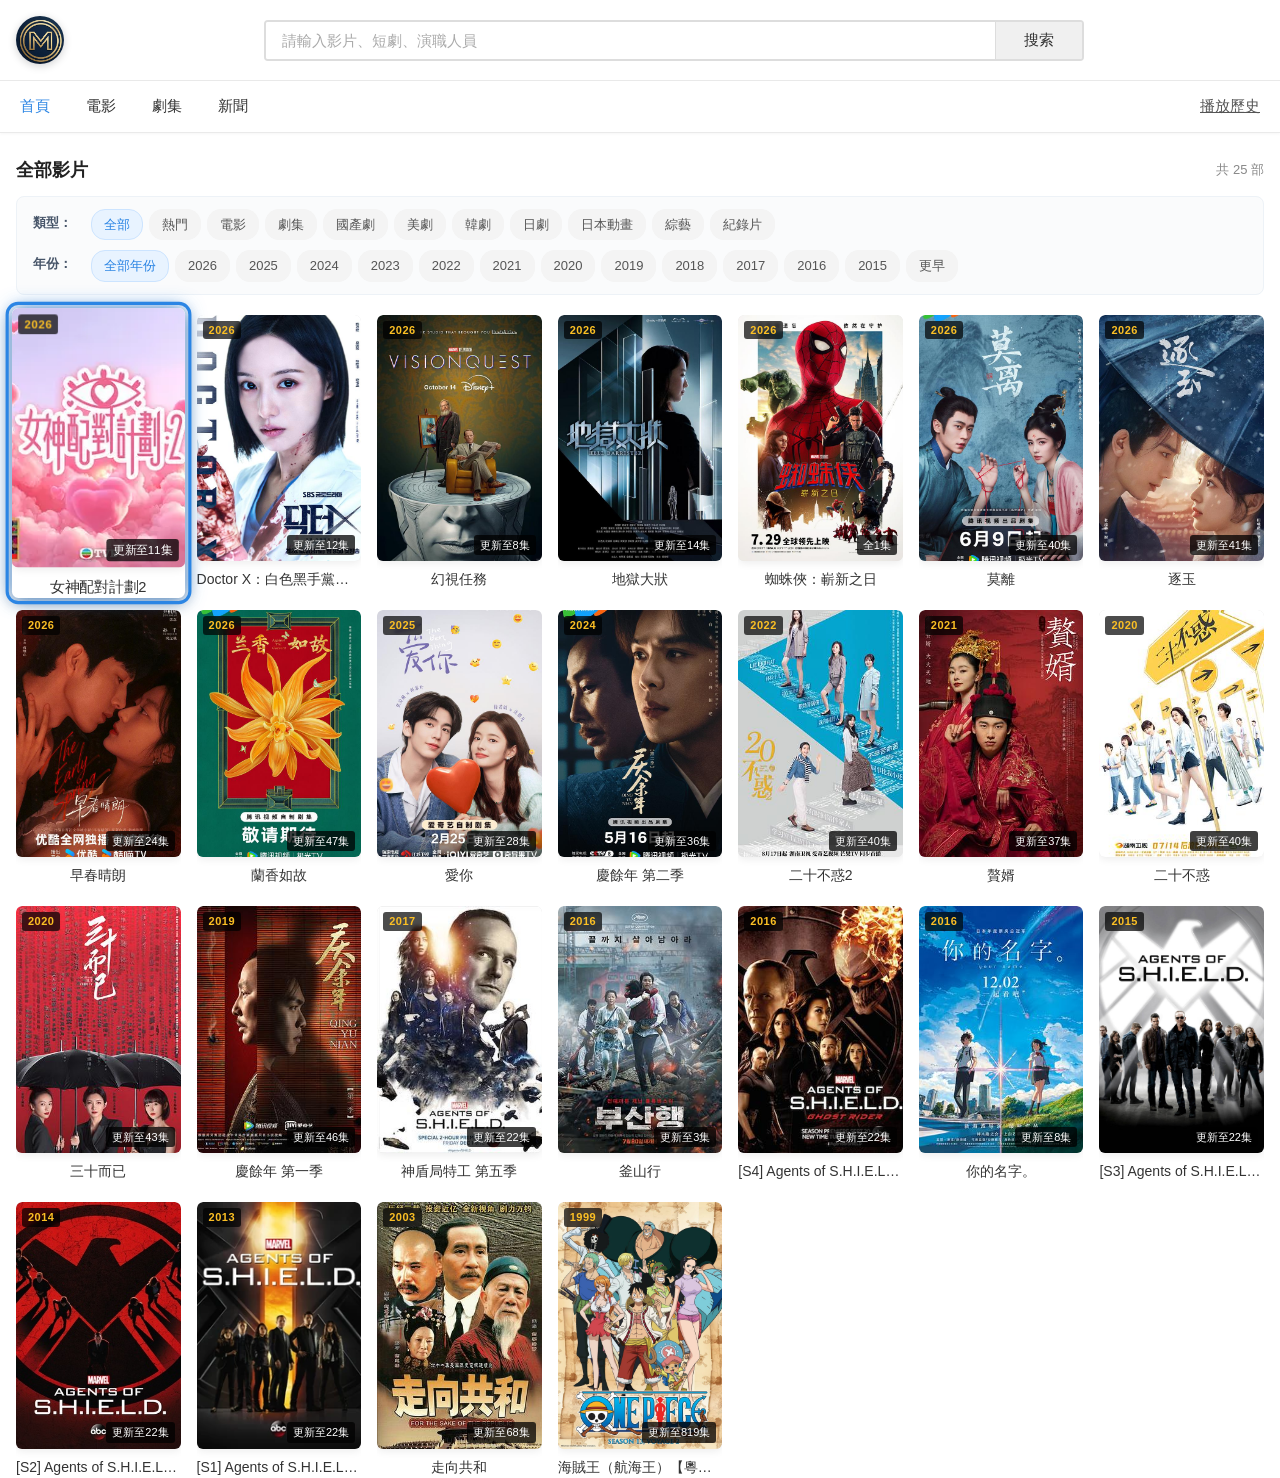
<file: index.html>
<!DOCTYPE html>
<html lang="zh-Hant">
<head>
  <meta charset="UTF-8">
  <meta name="viewport" content="width=device-width, initial-scale=1.0">
  <meta name="referrer" content="no-referrer">
  <title>影片串流媒體 - 在線點播與觀看</title>
  <link rel="icon" href="favicon.ico" type="image/x-icon">
  <link rel="shortcut icon" href="favicon.ico" type="image/x-icon">
  <link rel="apple-touch-icon" href="img/logo-192.png">
  <link rel="manifest" href="manifest.json">
  <link rel="stylesheet" href="css/style.css">
</head>
<body>

  <!-- Top Header with Logo and Search -->
  <header class="site-header">
    <div class="container">
      <div class="header-top">
        <a href="index.html" class="brand-logo" title="返回首頁"></a>
        <div class="search-box-wrap">
          <form id="searchForm" class="search-form">
            <input type="text" id="searchInput" class="search-input" placeholder="請輸入影片、短劇、演職人員" autocomplete="off">
            <button type="submit" class="search-btn">搜索</button>
          </form>
        </div>
      </div>
    </div>
  </header>

  <!-- Sub Navigation Bar -->
  <nav class="sub-nav">
    <div class="container">
      <ul class="nav-links">
        <li class="active"><a href="javascript:void(0)" onclick="filterCategory('all', this)">首頁</a></li>
        <li><a href="javascript:void(0)" onclick="filterCategory('電影', this)">電影</a></li>
        <li><a href="javascript:void(0)" onclick="filterCategory('劇集', this)">劇集</a></li>
        <li><a href="javascript:void(0)" onclick="filterCategory('新聞', this)">新聞</a></li>
        <li class="nav-right">
          <a href="history.html" class="nav-history-link">播放歷史</a>
        </li>
      </ul>
    </div>
  </nav>

  <!-- Main Body Content -->
  <main class="container">
    <div class="home-layout">
      
      <!-- Video Grid Section -->
      <section class="main-content">
        <div class="section-header" style="margin-bottom: 12px;">
          <h2 id="currentCategoryTitle" class="section-title">全部影片</h2>
          <span id="videoCountBadge" style="font-size: 13px; color: #888;">共 0 部</span>
        </div>

        <!-- Multi-Dimensional Filter Box (Type & Year) -->
        <div class="filter-panel" style="background: #fafbfc; border: 1px solid #edf2f7; border-radius: 8px; padding: 12px 16px; margin-bottom: 20px;">
          <!-- Type / Subcategory Row -->
          <div class="filter-row" style="display: flex; align-items: flex-start; gap: 10px; margin-bottom: 10px;">
            <span class="filter-label" style="font-size: 13px; font-weight: bold; color: #475569; padding-top: 4px; min-width: 48px;">類型：</span>
            <div id="subcategoryFilterBar" style="display: flex; flex-wrap: wrap; gap: 6px; flex: 1;">
              <!-- Dynamically populated -->
            </div>
          </div>
          <!-- Year Row -->
          <div class="filter-row" style="display: flex; align-items: flex-start; gap: 10px;">
            <span class="filter-label" style="font-size: 13px; font-weight: bold; color: #475569; padding-top: 4px; min-width: 48px;">年份：</span>
            <div id="yearFilterBar" style="display: flex; flex-wrap: wrap; gap: 6px; flex: 1;">
              <!-- Dynamically populated years -->
            </div>
          </div>
        </div>

        <!-- Video Cards Container -->
        <div id="videoGrid" class="video-grid">
          <!-- Dynamically populated or empty state -->
        </div>

        <!-- Day 1 Empty State -->
        <div id="emptyState" class="empty-state" style="display: none;">
          <svg viewBox="0 0 24 24" fill="none" stroke="currentColor" stroke-width="1.5">
            <path stroke-linecap="round" stroke-linejoin="round" d="m15.75 10.5 4.72-4.72a.75.75 0 0 1 1.28.53v11.38a.75.75 0 0 1-1.28.53l-4.72-4.72M4.5 18.75h9a2.25 2.25 0 0 0 2.25-2.25v-9a2.25 2.25 0 0 0-2.25-2.25h-9A2.25 2.25 0 0 0 2.25 7.5v9a2.25 2.25 0 0 0 2.25 2.25Z" />
          </svg>
          <h3>暫無影片</h3>
          <p>當前影片庫暫無影片，最新影視資源正在更新中，敬請期待！</p>
        </div>
      </section>

    </div>
  </main>

  <script src="js/app.js"></script>
  <script>
    // Register Service Worker for PWA Store Readiness
    if ('serviceWorker' in navigator) {
      window.addEventListener('load', () => {
        navigator.serviceWorker.register('./sw.js').then((reg) => {
          console.log('ServiceWorker registered with scope:', reg.scope);
        }).catch((err) => {
          console.warn('ServiceWorker registration error:', err);
        });
      });
    }

    let allVideos = [];
    let currentCategory = 'all';
    let currentTag = '全部';
    let currentYear = '全部年份';
    let searchQuery = '';

    const SUBCATEGORIES = {
      "劇集": ["全部", "國產劇", "美劇", "英劇", "韓劇", "日劇", "港劇", "日本動畫", "綜藝", "紀錄片"],
      "電影": ["全部", "最新", "經典", "華語", "歐美", "韓國", "日本", "動作", "喜劇", "愛情", "科幻", "懸疑", "恐怖"],
      "新聞": ["全部", "CTV Vancouver", "Vancouver at Six", "CityNews", "本地新聞", "加國新聞"]
    };

    const YEARS = [
      "全部年份", "2026", "2025", "2024", "2023", "2022", "2021",
      "2020", "2019", "2018", "2017", "2016", "2015", "更早"
    ];

    document.addEventListener('DOMContentLoaded', async () => {
      initCommonHeader('home');
      
      // Check query param for category
      const urlCat = getUrlParam('cat');
      if (urlCat) {
        if (urlCat.includes('電影')) {
          currentCategory = '電影';
        } else if (urlCat.includes('劇')) {
          currentCategory = '劇集';
        } else if (urlCat.includes('新聞') || urlCat.toLowerCase().includes('news')) {
          currentCategory = '新聞';
        }
        updateNavActive();
      }

      // Check query param for search
      const urlQ = getUrlParam('q');
      if (urlQ) {
        document.getElementById('searchInput').value = urlQ;
        searchQuery = urlQ;
      }

      renderCategorySubFilterUI();
      renderYearFilterUI();
      await refreshVideoList();

      // Auto-refresh library when returning to app on TV Box or switching back to tab
      document.addEventListener('visibilitychange', () => {
        if (document.visibilityState === 'visible') {
          refreshVideoList();
        }
      });
    });

    function updateNavActive() {
      const lis = document.querySelectorAll('.nav-links li');
      lis.forEach(li => {
        const txt = li.textContent.trim();
        if (currentCategory === 'all' && txt === '首頁') li.classList.add('active');
        else if (currentCategory === '電影' && txt === '電影') li.classList.add('active');
        else if (currentCategory === '劇集' && txt === '劇集') li.classList.add('active');
        else if (currentCategory === '新聞' && txt === '新聞') li.classList.add('active');
        else li.classList.remove('active');
      });
      document.getElementById('currentCategoryTitle').textContent = currentCategory === 'all' ? '全部影片' : currentCategory;
    }

    async function refreshVideoList() {
      allVideos = await loadVideos();
      renderFilteredVideos();
    }

    function getVideoYear(v) {
      if (!v) return 0;
      const yStr = String((v.details && v.details.year) || v.year || '').trim();
      const m = yStr.match(/\d{4}/);
      return m ? parseInt(m[0], 10) : 0;
    }

    function renderFilteredVideos() {
      const grid = document.getElementById('videoGrid');
      const emptyState = document.getElementById('emptyState');
      const badge = document.getElementById('videoCountBadge');

      let filtered = allVideos.slice();

      // Category filter
      if (currentCategory !== 'all') {
        filtered = filtered.filter(v => (v.category || '').includes(currentCategory));
      } else {
        // 首頁主選單隱藏「新聞」分類，新聞僅在進入專屬「新聞」分類時顯示
        filtered = filtered.filter(v => (v.category || '') !== '新聞');
      }

      // Tag / Subcategory filter
      if (currentTag !== '全部') {
        filtered = filtered.filter(v => {
          const sub = v.subcategory || '';
          const tags = Array.isArray(v.tags) ? v.tags.join(' ') : '';
          const detailsStr = v.details ? Object.values(v.details).join(' ') : '';
          const fullMeta = `${sub} ${tags} ${detailsStr} ${v.title} ${v.category || ''}`;
          return fullMeta.includes(currentTag);
        });
      }

      // Year filter
      if (currentYear !== '全部年份') {
        filtered = filtered.filter(v => {
          const y = String((v.details && v.details.year) || v.year || '').trim();
          if (!y) return false;
          if (currentYear === '更早') {
            const m = y.match(/\d{4}/);
            return m ? parseInt(m[0], 10) < 2015 : false;
          }
          return y.includes(currentYear);
        });
      }

      // Search filter
      if (searchQuery.trim()) {
        const q = searchQuery.toLowerCase().trim();
        filtered = filtered.filter(v => {
          const title = (v.title || '').toLowerCase();
          const actors = (v.details && v.details.actors ? v.details.actors : '').toLowerCase();
          const alias = (v.details && v.details.alias ? v.details.alias : '').toLowerCase();
          return title.includes(q) || actors.includes(q) || alias.includes(q);
        });
      }

      // Sort by year of production descending (newest production year first)
      filtered.sort((a, b) => {
        const yearA = getVideoYear(a);
        const yearB = getVideoYear(b);
        if (yearB !== yearA) {
          return yearB - yearA; // Higher year first (e.g. 2026 before 2025)
        }
        // Tie-breaker: updatedAt descending (newest updated/added first)
        const timeA = a.updatedAt ? new Date(a.updatedAt).getTime() : 0;
        const timeB = b.updatedAt ? new Date(b.updatedAt).getTime() : 0;
        if (timeB !== timeA) {
          return timeB - timeA;
        }
        return (parseInt(b.id, 10) || 0) - (parseInt(a.id, 10) || 0);
      });

      badge.textContent = `共 ${filtered.length} 部`;

      if (filtered.length === 0) {
        grid.style.display = 'none';
        emptyState.style.display = 'block';
        if (allVideos.length > 0) {
          emptyState.querySelector('h3').textContent = '未找到匹配的影片';
          emptyState.querySelector('p').textContent = '換個關鍵詞或分類標籤試試吧！';
        } else {
          emptyState.querySelector('h3').textContent = '影片庫暫無影片（Day 1）';
          emptyState.querySelector('p').textContent = '請進入【管理後臺】輸入愛看機器人連結添加影片，或者點擊體驗演示影片。';
        }
        return;
      }

      emptyState.style.display = 'none';
      grid.style.display = 'grid';
      grid.innerHTML = '';

      filtered.forEach(video => {
        const card = document.createElement('a');
        card.className = 'video-card';

        const hist = WatchHistory.get(video.id);
        let href = `play.html?id=${encodeURIComponent(video.id)}`;
        let historyBadge = '';
        if (hist && hist.currentTime > 5) {
          href += `&src=${hist.sourceIndex}&ep=${hist.epIndex}`;
          historyBadge = `<span class="poster-history-badge">看到 ${formatTime(hist.currentTime)}</span>`;
        }
        card.href = href;

        let epBadge = '';
        if (video.sources && video.sources.length > 0) {
          const epCount = video.sources[0].episodes ? video.sources[0].episodes.length : 0;
          epBadge = epCount > 1 ? `更新至${epCount}集` : (epCount === 1 ? '全1集' : '正片');
        }

        const yearVal = getVideoYear(video);
        const yearBadge = yearVal > 0 ? `<span class="poster-year-badge">${yearVal}</span>` : '';
        const posterUrl = video.poster || APP_CONFIG.DEFAULT_FALLBACK_POSTER;

        card.innerHTML = `
          <div class="poster-wrap">
            <img src="${posterUrl}" alt="${video.title}" loading="lazy" referrerpolicy="no-referrer" onerror="this.src='${APP_CONFIG.DEFAULT_FALLBACK_POSTER}'">
            ${yearBadge}
            ${historyBadge ? historyBadge : (epBadge ? `<span class="poster-badge">${epBadge}</span>` : '')}
          </div>
          <div class="video-card-title" title="${video.title}">${video.title}</div>
        `;
        card.setAttribute('tabindex', '0');
        grid.appendChild(card);
      });

      // Auto-focus first video card for immediate TV Box remote control
      if (!document.activeElement || document.activeElement === document.body) {
        setTimeout(() => {
          const firstCard = grid.querySelector('.video-card');
          if (firstCard && typeof TvSpatialNav !== 'undefined') {
            TvSpatialNav.focusElement(firstCard);
          }
        }, 120);
      }
    }

    function renderCategorySubFilterUI() {
      const subcatBar = document.getElementById('subcategoryFilterBar');

      let tagList = [];
      if (currentCategory === '劇集') {
        tagList = SUBCATEGORIES['劇集'];
      } else if (currentCategory === '電影') {
        tagList = SUBCATEGORIES['電影'];
      } else if (currentCategory === '新聞') {
        tagList = SUBCATEGORIES['新聞'];
      } else {
        tagList = ["全部", "熱門", "電影", "劇集", "國產劇", "美劇", "韓劇", "日劇", "日本動畫", "綜藝", "紀錄片"];
      }

      // Render top subcat strip
      if (subcatBar) {
        subcatBar.style.display = 'flex';
        subcatBar.innerHTML = '';
        tagList.forEach(t => {
          const btn = document.createElement('span');
          btn.className = 'tag-pill' + (t === currentTag ? ' active' : '');
          btn.textContent = t;
          btn.style.cursor = 'pointer';
          btn.setAttribute('tabindex', '0');
          btn.setAttribute('role', 'button');
          btn.onclick = () => filterTag(t);
          btn.onkeydown = (e) => {
            if (e.key === 'Enter' || e.keyCode === 13 || e.keyCode === 23 || e.keyCode === 66) {
              filterTag(t);
            }
          };
          subcatBar.appendChild(btn);
        });
      }
    }

    function renderYearFilterUI() {
      const yearBar = document.getElementById('yearFilterBar');
      if (!yearBar) return;
      yearBar.innerHTML = '';
      YEARS.forEach(yr => {
        const btn = document.createElement('span');
        btn.className = 'tag-pill' + (yr === currentYear ? ' active' : '');
        btn.textContent = yr;
        btn.style.cursor = 'pointer';
        btn.setAttribute('tabindex', '0');
        btn.setAttribute('role', 'button');
        btn.onclick = () => filterYear(yr);
        btn.onkeydown = (e) => {
          if (e.key === 'Enter' || e.keyCode === 13 || e.keyCode === 23 || e.keyCode === 66) {
            filterYear(yr);
          }
        };
        yearBar.appendChild(btn);
      });
    }

    function filterYear(yr) {
      currentYear = yr;
      renderYearFilterUI();
      renderFilteredVideos();
    }

    function filterCategory(cat, el) {
      currentCategory = cat;
      currentTag = '全部';
      currentYear = '全部年份';
      updateNavActive();
      renderCategorySubFilterUI();
      renderYearFilterUI();
      renderFilteredVideos();
    }

    function filterTag(tag, el) {
      currentTag = tag;
      renderCategorySubFilterUI();
      renderFilteredVideos();
    }

    window.performSearch = function(query) {
      searchQuery = query;
      renderFilteredVideos();
    };

    // Load Demo Video (from ikanbot 898899 愛你)
    async function loadDemoVideo() {
      const demoVideo = {
        id: "898899",
        title: "愛你",
        poster: "https://img2.doubanio.com/view/photo/m_ratio_poster/public/p2918554091.jpg",
        category: "劇集",
        tags: ["熱門", "國產劇"],
        details: {
          alias: "愛你，是我做過最好的事,愛上你是我做過最好的事",
          year: "2025",
          region: "中國大陸",
          actors: "車亮逸/張凌赫,徐若晗,王宥鈞,唐九洲,黃燦燦"
        },
        sources: [
          {
            name: "線路1 (穩定秒播)",
            episodes: [
              { name: "第1集", url: "https://play.xluuss.com/play/7e52BRqa/index.m3u8" },
              { name: "第2集", url: "https://play.xluuss.com/play/negwR2Ze/index.m3u8" },
              { name: "第3集", url: "https://play.xluuss.com/play/bo2YjNka/index.m3u8" },
              { name: "第4集", url: "https://play.xluuss.com/play/rb231MGe/index.m3u8" },
              { name: "第5集", url: "https://play.xluuss.com/play/rb231Mde/index.m3u8" },
              { name: "第6集", url: "https://play.xluuss.com/play/rb2314Le/index.m3u8" },
              { name: "第7集", url: "https://play.xluuss.com/play/vbm3x3qd/index.m3u8" },
              { name: "第8集", url: "https://play.xluuss.com/play/negwrPje/index.m3u8" }
            ]
          },
          {
            name: "線路2 (備用極速)",
            episodes: [
              { name: "第1集", url: "https://v.gsuus.com/play/Rb41Azgd/index.m3u8" },
              { name: "第2集", url: "https://v.gsuus.com/play/dJ6ZvXDd/index.m3u8" },
              { name: "第3集", url: "https://v.gsuus.com/play/xe7Z6O1b/index.m3u8" },
              { name: "第4集", url: "https://v.gsuus.com/play/6dBRoVva/index.m3u8" }
            ]
          }
        ]
      };

      try {
        // If server is running, save via server
        const res = await fetch('/api/save-video', {
          method: 'POST',
          headers: { 'Content-Type': 'application/json' },
          body: JSON.stringify({ video: demoVideo })
        });
        if (res.ok) {
          alert('演示影片已成功保存到網站！');
          window.location.reload();
          return;
        }
      } catch (e) {
        // Fallback: in-memory / local preview
      }

      allVideos = [demoVideo];
      renderFilteredVideos();
      alert('已加載演示數據！您可以點擊卡片觀看或在管理後臺測試真實連結！');
    }
  </script>
</body>
</html>
</file>
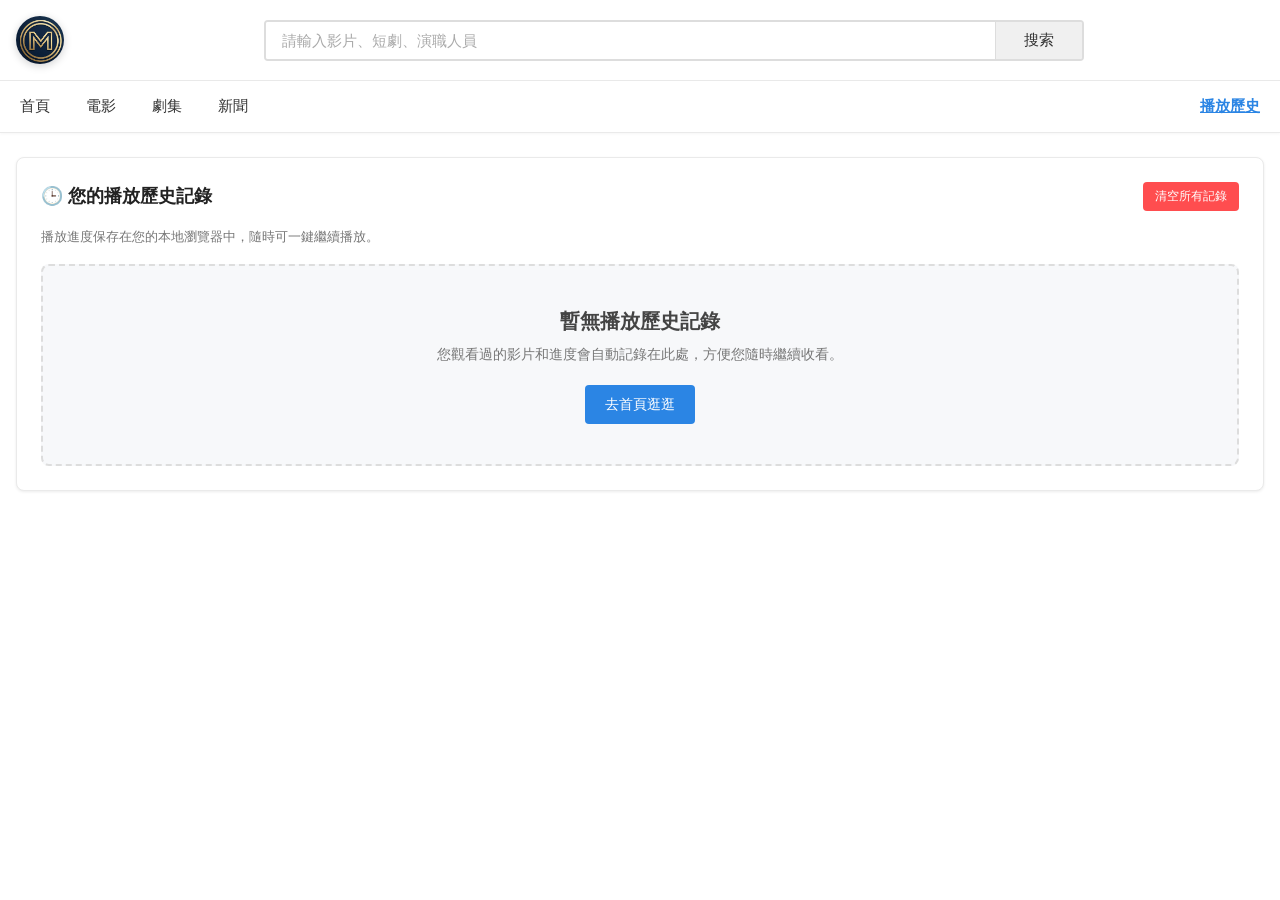
<file: history.html>
<!DOCTYPE html>
<html lang="zh-Hant">
<head>
  <meta charset="UTF-8">
  <meta name="viewport" content="width=device-width, initial-scale=1.0">
  <meta name="referrer" content="no-referrer">
  <title>播放歷史 - 影片串流媒體</title>
  <link rel="icon" href="favicon.ico" type="image/x-icon">
  <link rel="shortcut icon" href="favicon.ico" type="image/x-icon">
  <link rel="apple-touch-icon" href="img/logo-192.png">
  <link rel="manifest" href="manifest.json">
  <link rel="stylesheet" href="css/style.css">
</head>
<body>

  <!-- Top Header with Logo and Search -->
  <header class="site-header">
    <div class="container">
      <div class="header-top">
        <a href="index.html" class="brand-logo" title="返回首頁"></a>
        <div class="search-box-wrap">
          <form id="searchForm" class="search-form">
            <input type="text" id="searchInput" class="search-input" placeholder="請輸入影片、短劇、演職人員" autocomplete="off">
            <button type="submit" class="search-btn">搜索</button>
          </form>
        </div>
      </div>
    </div>
  </header>

  <!-- Sub Navigation Bar -->
  <nav class="sub-nav">
    <div class="container">
      <ul class="nav-links">
        <li><a href="index.html">首頁</a></li>
        <li><a href="index.html?cat=電影">電影</a></li>
        <li><a href="index.html?cat=劇集">劇集</a></li>
        <li><a href="index.html?cat=新聞">新聞</a></li>
        <li class="nav-right">
          <a href="history.html" class="nav-history-link" style="color: var(--primary-color); font-weight: bold;">播放歷史</a>
        </li>
      </ul>
    </div>
  </nav>

  <!-- Main Content -->
  <main class="container">
    <div class="admin-card">
      <div style="display: flex; justify-content: space-between; align-items: center; margin-bottom: 16px;">
        <h2 class="admin-card-title" style="margin-bottom: 0;">🕒 您的播放歷史記錄</h2>
        <button onclick="clearAllHistory()" class="btn-danger">清空所有記錄</button>
      </div>
      <p class="admin-card-subtitle">播放進度保存在您的本地瀏覽器中，隨時可一鍵繼續播放。</p>

      <div id="historyListContainer">
        <!-- Rendered history table -->
      </div>
    </div>
  </main>

  <script src="js/app.js"></script>
  <script>
    if ('serviceWorker' in navigator) {
      window.addEventListener('load', () => {
        navigator.serviceWorker.register('./sw.js').catch(() => {});
      });
    }

    document.addEventListener('DOMContentLoaded', () => {
      initCommonHeader('history');
      renderHistory();
    });

    function renderHistory() {
      const container = document.getElementById('historyListContainer');
      const list = WatchHistory.getAll();

      if (!list || list.length === 0) {
        container.innerHTML = `
          <div class="empty-state" style="padding: 40px 20px;">
            <h3>暫無播放歷史記錄</h3>
            <p>您觀看過的影片和進度會自動記錄在此處，方便您隨時繼續收看。</p>
            <a href="index.html" class="btn-primary">去首頁逛逛</a>
          </div>
        `;
        return;
      }

      let html = `
        <table class="history-table">
          <thead>
            <tr>
              <th style="width: 80px;">海報</th>
              <th>影片名稱</th>
              <th>上次觀看集數</th>
              <th>播放進度</th>
              <th>觀看時間</th>
              <th style="width: 140px;">操作</th>
            </tr>
          </thead>
          <tbody>
      `;

      list.forEach(item => {
        const timeStr = `${formatTime(item.currentTime)} / ${formatTime(item.duration)}`;
        const dateStr = item.updatedAt ? new Date(item.updatedAt).toLocaleString() : '-';
        const posterUrl = item.poster || APP_CONFIG.DEFAULT_FALLBACK_POSTER;

        html += `
          <tr>
            <td>
              <img src="${posterUrl}" style="width: 50px; height: 70px; object-fit: cover; border-radius: 4px;" onerror="this.src=APP_CONFIG.DEFAULT_FALLBACK_POSTER">
            </td>
            <td>
              <strong>${item.title}</strong>
              <div style="font-size: 12px; color: #888;">${item.category || '劇集'} · ${item.sourceName || '線路'}</div>
            </td>
            <td><span style="background: #eef5fe; color: #2b85e4; padding: 2px 8px; border-radius: 4px; font-size: 13px;">${item.epName || '第1集'}</span></td>
            <td>${timeStr}</td>
            <td style="font-size: 13px; color: #777;">${dateStr}</td>
            <td>
              <a href="play.html?id=${encodeURIComponent(item.id)}&src=${item.sourceIndex}&ep=${item.epIndex}" class="btn-primary" style="padding: 4px 10px; font-size: 12px; margin-right: 6px;">繼續播放</a>
              <button onclick="removeHistory('${item.id}')" class="btn-secondary" style="padding: 4px 8px; font-size: 12px;">刪除</button>
            </td>
          </tr>
        `;
      });

      html += '</tbody></table>';
      container.innerHTML = html;
    }

    function removeHistory(id) {
      WatchHistory.remove(id);
      renderHistory();
    }

    function clearAllHistory() {
      if (confirm('確定要清空所有的觀看歷史記錄嗎？')) {
        WatchHistory.clear();
        renderHistory();
      }
    }
  </script>
</body>
</html>
</file>
<file: css/style.css>
/* ==========================================================================
   Video Streaming Application - Modern Responsive Stylesheet
   Matches iKanbot Layout & Experience
   ========================================================================== */

:root {
  --primary-color: #2b85e4;
  --primary-hover: #1b6ac2;
  --accent-green: #38b000;
  --accent-hover: #2d8c00;
  --text-main: #333333;
  --text-muted: #777777;
  --text-light: #999999;
  --bg-main: #ffffff;
  --bg-secondary: #f7f8fa;
  --border-color: #eaeaea;
  --border-active: #2b85e4;
  --shadow-sm: 0 1px 3px rgba(0,0,0,0.08);
  --shadow-md: 0 4px 12px rgba(0,0,0,0.08);
  --radius-sm: 4px;
  --radius-md: 8px;
  --radius-lg: 12px;
  --font-family: -apple-system, BlinkMacSystemFont, "Segoe UI", Roboto, "Helvetica Neue", Arial, "PingFang TC", "Microsoft JhengHei", "微軟正黑體", "PingFang SC", "Microsoft YaHei", sans-serif;
}

* {
  box-sizing: border-box;
  margin: 0;
  padding: 0;
}

body {
  font-family: var(--font-family);
  background-color: var(--bg-main);
  color: var(--text-main);
  line-height: 1.5;
  -webkit-font-smoothing: antialiased;
}

a {
  color: inherit;
  text-decoration: none;
  transition: color 0.2s;
}

a:hover {
  color: var(--primary-color);
}

.container {
  max-width: 1280px;
  margin: 0 auto;
  padding: 0 16px;
}

/* ==========================================================================
   Top Header & Search Bar
   ========================================================================== */
.site-header {
  border-bottom: 1px solid var(--border-color);
  background: #fff;
  padding: 16px 0;
}

.header-top {
  display: flex;
  align-items: center;
  gap: 20px;
}

.brand-logo {
  display: flex;
  align-items: center;
  gap: 8px;
  flex-shrink: 0;
  cursor: pointer;
  user-select: none;
}

.brand-logo img, .site-logo-img {
  width: 48px;
  height: 48px;
  border-radius: 50%;
  object-fit: cover;
  display: block;
  box-shadow: 0 2px 8px rgba(0,0,0,0.18);
  transition: transform 0.2s ease, box-shadow 0.2s ease;
}

.brand-logo:hover img, .brand-logo:hover .site-logo-img {
  transform: scale(1.08);
  box-shadow: 0 4px 14px rgba(43, 133, 228, 0.4);
}

.site-logo-img.spinning, .brand-logo:active img {
  animation: logo-spin 0.6s cubic-bezier(0.4, 0, 0.2, 1);
}

@keyframes logo-spin {
  0% { transform: rotate(0deg) scale(1); }
  50% { transform: rotate(180deg) scale(0.92); }
  100% { transform: rotate(360deg) scale(1); }
}

/* TV Box / Remote Focus Highlight */
:focus-visible, .tv-focused,
.video-card:focus, .tag-pill:focus, .episode-btn:focus,
.btn-primary:focus, .btn-secondary:focus, .btn-outline:focus,
.speed-badge:focus {
  outline: 3px solid #2b85e4 !important;
  outline-offset: 3px !important;
  box-shadow: 0 0 18px rgba(43, 133, 228, 0.8), 0 4px 16px rgba(0, 0, 0, 0.35) !important;
  transform: scale(1.05);
  z-index: 20;
  transition: transform 0.15s ease, box-shadow 0.15s ease, outline 0.15s ease;
}

.player-wrapper:focus, .player-wrapper.tv-focused {
  outline: 4px solid #2b85e4 !important;
  outline-offset: 2px !important;
  box-shadow: 0 0 24px rgba(43, 133, 228, 0.85) !important;
  transform: none !important;
}

/* TV Video Player OSD Toast for Remote Seek & Pause */
.tv-player-toast {
  position: absolute;
  top: 50%;
  left: 50%;
  transform: translate(-50%, -50%);
  background: rgba(15, 23, 42, 0.88);
  color: #fff;
  padding: 14px 28px;
  border-radius: 10px;
  font-size: 18px;
  font-weight: bold;
  letter-spacing: 1px;
  display: flex;
  align-items: center;
  gap: 12px;
  pointer-events: none;
  z-index: 35;
  opacity: 0;
  transition: opacity 0.2s ease, transform 0.2s ease;
  box-shadow: 0 10px 30px rgba(0, 0, 0, 0.7);
  border: 1px solid rgba(255, 255, 255, 0.25);
  backdrop-filter: blur(8px);
}
.tv-player-toast.show {
  opacity: 1;
  transform: translate(-50%, -50%) scale(1.02);
}


.search-box-wrap {
  flex: 1;
  display: flex;
  justify-content: center;
}

.search-form {
  display: flex;
  width: 100%;
  max-width: 820px;
  border: 2px solid #ddd;
  border-radius: var(--radius-sm);
  overflow: hidden;
  background: #fff;
  transition: border-color 0.2s;
}

.search-form:focus-within {
  border-color: #666;
}

.search-input {
  flex: 1;
  border: none;
  padding: 10px 16px;
  font-size: 15px;
  outline: none;
  color: #333;
}

.search-input::placeholder {
  color: #aaa;
}

.search-btn {
  background: #f0f0f0;
  border: none;
  border-left: 1px solid #ddd;
  padding: 0 28px;
  font-size: 15px;
  font-weight: 500;
  color: #333;
  cursor: pointer;
  transition: background 0.2s;
}

.search-btn:hover {
  background: #e4e4e4;
}

/* Sub-navbar */
.sub-nav {
  border-bottom: 1px solid var(--border-color);
  box-shadow: 0 1px 3px rgba(0, 0, 0, 0.04);
  background: #fff;
  padding: 8px 0;
  margin-bottom: 24px;
}

.nav-links {
  display: flex;
  align-items: center;
  list-style: none;
  gap: 28px;
  font-size: 15px;
  font-weight: 500;
}

.nav-links li a {
  padding: 6px 4px;
  display: block;
}

.nav-links li.active a,
.nav-links li a:hover {
  color: var(--primary-color);
}

.nav-right {
  margin-left: auto;
  display: flex;
  align-items: center;
  gap: 20px;
}

.nav-history-link {
  text-decoration: underline;
  color: #555;
}

.nav-admin-btn {
  background: var(--primary-color);
  color: #fff !important;
  padding: 5px 12px !important;
  border-radius: var(--radius-sm);
  font-size: 13px;
  display: inline-flex;
  align-items: center;
  gap: 4px;
}

.nav-admin-btn:hover {
  background: var(--primary-hover);
}

/* ==========================================================================
   Main Grid Layout (Homepage)
   ========================================================================== */
.home-layout {
  display: flex;
  gap: 32px;
}

.main-content {
  flex: 1;
  min-width: 0;
}

.sidebar-content {
  width: 280px;
  flex-shrink: 0;
}

.section-header {
  display: flex;
  justify-content: space-between;
  align-items: center;
  margin-bottom: 16px;
}

.section-title {
  font-size: 18px;
  font-weight: bold;
  color: #222;
}

/* Video Grid */
.video-grid {
  display: grid;
  grid-template-columns: repeat(auto-fill, minmax(140px, 1fr));
  gap: 20px 16px;
}

@media (min-width: 992px) {
  .video-grid {
    grid-template-columns: repeat(6, 1fr);
  }
}

@media (min-width: 1200px) {
  .video-grid {
    grid-template-columns: repeat(7, 1fr);
  }
}

.video-card {
  display: flex;
  flex-direction: column;
  cursor: pointer;
  transition: transform 0.2s, box-shadow 0.2s;
  border-radius: 6px;
  overflow: hidden;
  text-decoration: none;
}

.video-card:hover {
  transform: translateY(-4px);
}

.poster-wrap {
  position: relative;
  width: 100%;
  aspect-ratio: 2 / 3;
  background-color: #eaeaea;
  border-radius: 6px;
  overflow: hidden;
  box-shadow: 0 2px 8px rgba(0, 0, 0, 0.08);
}

.poster-wrap img {
  width: 100%;
  height: 100%;
  object-fit: cover;
  transition: transform 0.3s;
}

.video-card:hover .poster-wrap img {
  transform: scale(1.04);
}

.poster-year-badge {
  position: absolute;
  left: 6px;
  top: 6px;
  background: rgba(0, 0, 0, 0.7);
  color: #fbbf24;
  font-size: 11px;
  font-weight: 600;
  padding: 1px 6px;
  border-radius: 3px;
  backdrop-filter: blur(2px);
  letter-spacing: 0.5px;
  z-index: 1;
}

.poster-badge {
  position: absolute;
  right: 6px;
  bottom: 6px;
  background: rgba(0, 0, 0, 0.75);
  color: #fff;
  font-size: 11px;
  padding: 2px 6px;
  border-radius: 3px;
  z-index: 1;
}

.poster-history-badge {
  position: absolute;
  right: 6px;
  bottom: 6px;
  background: rgba(43, 133, 228, 0.92);
  color: #fff;
  font-size: 11px;
  font-weight: bold;
  padding: 2px 6px;
  border-radius: 3px;
  z-index: 1;
  box-shadow: 0 2px 6px rgba(0, 0, 0, 0.3);
}


.video-card-title {
  font-size: 14px;
  color: #333;
  margin-top: 8px;
  text-align: center;
  white-space: nowrap;
  overflow: hidden;
  text-overflow: ellipsis;
  font-weight: 500;
}

.video-card:hover .video-card-title {
  color: var(--primary-color);
}

/* Sidebar Tags */
.sidebar-box {
  background: #fff;
  border: 1px solid var(--border-color);
  border-radius: var(--radius-md);
  padding: 16px;
  margin-bottom: 20px;
}

.sidebar-title {
  font-size: 16px;
  font-weight: bold;
  margin-bottom: 12px;
  color: #222;
}

.tag-cloud {
  display: flex;
  flex-wrap: wrap;
  gap: 10px;
}

.tag-pill {
  font-size: 13px;
  padding: 5px 12px;
  border-radius: 14px;
  background: #f4f4f4;
  color: #555;
  cursor: pointer;
  transition: all 0.2s;
  border: 1px solid transparent;
}

.tag-pill:hover,
.tag-pill.active {
  background: #e8f3ff;
  color: var(--primary-color);
  border-color: #cce4ff;
  font-weight: 500;
}

/* Empty State */
.empty-state {
  text-align: center;
  padding: 60px 20px;
  background: var(--bg-secondary);
  border-radius: var(--radius-md);
  border: 2px dashed #ddd;
}

.empty-state svg {
  width: 72px;
  height: 72px;
  stroke: #aaa;
  margin-bottom: 16px;
}

.empty-state h3 {
  font-size: 20px;
  color: #444;
  margin-bottom: 8px;
}

.empty-state p {
  color: var(--text-muted);
  font-size: 14px;
  max-width: 480px;
  margin: 0 auto 20px auto;
}

.btn-primary {
  background: var(--primary-color);
  color: #fff;
  padding: 9px 20px;
  border: none;
  border-radius: var(--radius-sm);
  font-size: 14px;
  cursor: pointer;
  text-decoration: none;
  display: inline-block;
  font-weight: 500;
  transition: background 0.2s;
}

.btn-primary:hover {
  background: var(--primary-hover);
  color: #fff;
}

.btn-secondary {
  background: #f0f0f0;
  color: #333;
  padding: 8px 16px;
  border: 1px solid #ddd;
  border-radius: var(--radius-sm);
  font-size: 13px;
  cursor: pointer;
  transition: background 0.2s;
}

.btn-secondary:hover {
  background: #e4e4e4;
}

.btn-outline {
  background: transparent;
  color: var(--primary-color);
  border: 1px solid var(--primary-color);
  padding: 7px 15px;
  border-radius: var(--radius-sm);
  font-size: 13px;
  cursor: pointer;
  transition: all 0.2s;
}

.btn-outline:hover {
  background: var(--primary-color);
  color: #fff;
}

.btn-danger {
  background: #ff4d4f;
  color: #fff;
  border: none;
  padding: 6px 12px;
  border-radius: var(--radius-sm);
  font-size: 12px;
  cursor: pointer;
}

.btn-danger:hover {
  background: #d9363e;
}

/* ==========================================================================
   Video Play Page Layout
   ========================================================================== */
.warning-banner {
  background: #111;
  color: #e0e0e0;
  padding: 10px 16px;
  font-size: 13px;
  border-radius: 4px;
  margin-bottom: 12px;
}

.warning-banner strong {
  color: #ffcc00;
}

.player-wrapper {
  position: relative;
  width: 100%;
  aspect-ratio: 16 / 9;
  background: #000;
  border-radius: var(--radius-sm);
  overflow: hidden;
  box-shadow: 0 4px 16px rgba(0, 0, 0, 0.2);
  margin-bottom: 16px;
  transition: min-height 0.3s ease, height 0.3s ease;
}

.player-wrapper.is-embed-mode {
  aspect-ratio: auto;
  min-height: 520px;
  height: 68vh;
  max-height: 85vh;
  background: #111;
}

.player-wrapper video,
.player-wrapper iframe {
  width: 100%;
  height: 100%;
  object-fit: contain;
  background: #000;
  border: none;
}

.player-wrapper.is-embed-mode iframe {
  transform-origin: 0 0;
  transition: transform 0.2s ease, width 0.2s ease, height 0.2s ease;
}

/* Player Top Floating Bar (Brightness & Fullscreen) */
.player-top-floating-bar {
  position: absolute;
  top: 14px;
  right: 14px;
  display: flex;
  align-items: center;
  gap: 8px;
  z-index: 9999;
  -webkit-transform: translate3d(0, 0, 100px);
  transform: translate3d(0, 0, 100px);
  pointer-events: auto;
}

.player-float-btn,
.player-fs-btn {
  background: rgba(0, 0, 0, 0.65);
  color: #fff;
  border: 1px solid rgba(255, 255, 255, 0.35);
  border-radius: 6px;
  padding: 6px 12px;
  font-size: 12px;
  font-weight: 600;
  display: inline-flex;
  align-items: center;
  gap: 5px;
  cursor: pointer;
  backdrop-filter: blur(6px);
  transition: all 0.2s ease;
  user-select: none;
}

.player-float-btn:hover, .player-float-btn:focus, .player-float-btn.tv-focused,
.player-fs-btn:hover, .player-fs-btn:focus, .player-fs-btn.tv-focused {
  background: rgba(43, 133, 228, 0.95);
  border-color: #fff;
  transform: scale(1.05);
  outline: none;
}

/* Brightness Toolbar under player */
.brightness-toolbar {
  display: inline-flex;
  align-items: center;
  gap: 5px;
  background: #ffffff;
  padding: 3px 8px;
  border-radius: 6px;
  border: 1px solid #cce0ff;
  box-shadow: 0 1px 3px rgba(0, 0, 0, 0.04);
}

.brightness-label {
  font-weight: 600;
  color: #1e6bb8;
  font-size: 12px;
  margin-right: 2px;
  user-select: none;
  white-space: nowrap;
}

.brightness-btn-step {
  width: 22px;
  height: 22px;
  display: inline-flex;
  align-items: center;
  justify-content: center;
  background: #f1f5f9;
  border: 1px solid #cbd5e1;
  border-radius: 4px;
  color: #334155;
  font-weight: bold;
  font-size: 14px;
  cursor: pointer;
  transition: all 0.15s ease;
  line-height: 1;
}

.brightness-btn-step:hover,
.brightness-btn-step:focus,
.brightness-btn-step.tv-focused {
  background: #2b85e4;
  color: #fff;
  border-color: #2b85e4;
  outline: none;
}

.brightness-val {
  font-weight: 700;
  min-width: 42px;
  text-align: center;
  color: #0f172a;
  font-size: 12px;
  user-select: none;
}

.brightness-preset-group {
  display: inline-flex;
  align-items: center;
  gap: 4px;
  margin-left: 3px;
}

.brightness-btn-preset {
  background: #f8fafc;
  border: 1px solid #cbd5e1;
  border-radius: 4px;
  padding: 2px 7px;
  font-size: 11px;
  font-weight: 500;
  color: #475569;
  cursor: pointer;
  transition: all 0.15s ease;
  white-space: nowrap;
}

.brightness-btn-preset:hover,
.brightness-btn-preset:focus,
.brightness-btn-preset.tv-focused {
  background: #e2e8f0;
  color: #0f172a;
  outline: none;
}

.brightness-btn-preset.active {
  background: #2b85e4;
  color: #ffffff;
  border-color: #2b85e4;
  font-weight: 600;
}

/* Fullscreen Styles for Player Wrapper */
.player-wrapper:fullscreen,
.player-wrapper:-webkit-full-screen,
.player-wrapper:-moz-full-screen {
  width: 100vw !important;
  height: 100vh !important;
  max-width: none !important;
  max-height: none !important;
  margin: 0 !important;
  border-radius: 0 !important;
  background: #000 !important;
  z-index: 99999 !important;
}

.player-wrapper:fullscreen video,
.player-wrapper:fullscreen iframe,
.player-wrapper:-webkit-full-screen video,
.player-wrapper:-webkit-full-screen iframe,
.player-wrapper:-moz-full-screen video,
.player-wrapper:-moz-full-screen iframe {
  width: 100vw !important;
  height: 100vh !important;
  max-height: none !important;
  object-fit: contain !important;
}


.player-loading-overlay {
  position: absolute;
  inset: 0;
  display: flex;
  flex-direction: column;
  align-items: center;
  justify-content: center;
  background: rgba(0, 0, 0, 0.75);
  color: #fff;
  font-size: 15px;
  z-index: 5;
}

.center-play-overlay {
  position: absolute;
  inset: 0;
  display: flex;
  flex-direction: column;
  align-items: center;
  justify-content: center;
  background: rgba(0, 0, 0, 0.45);
  cursor: pointer;
  z-index: 10;
  transition: all 0.25s ease;
}

.center-play-overlay:hover {
  background: rgba(0, 0, 0, 0.25);
}

.center-play-overlay:focus,
.center-play-overlay.tv-focused {
  outline: none;
  background: rgba(0, 0, 0, 0.25);
}

.center-play-overlay:focus .center-play-icon,
.center-play-overlay.tv-focused .center-play-icon {
  transform: scale(1.18);
  background: #1b6ac2;
  box-shadow: 0 0 0 4px #ffffff, 0 0 28px rgba(43, 133, 228, 0.95);
}

.center-play-overlay:focus .center-play-text,
.center-play-overlay.tv-focused .center-play-text {
  color: #fff;
  font-weight: 600;
  text-shadow: 0 0 10px rgba(43, 133, 228, 0.9);
}

.center-play-icon {
  width: 76px;
  height: 76px;
  border-radius: 50%;
  background: rgba(43, 133, 228, 0.95);
  display: flex;
  align-items: center;
  justify-content: center;
  box-shadow: 0 4px 20px rgba(0, 0, 0, 0.5);
  transition: transform 0.2s ease, background 0.2s ease, box-shadow 0.2s ease;
}

.center-play-icon svg {
  width: 36px;
  height: 36px;
  color: #fff;
  fill: #fff;
  margin-left: 4px;
}

.center-play-overlay:hover .center-play-icon {
  transform: scale(1.12);
  background: #1b6ac2;
}

.center-play-text {
  color: #fff;
  font-size: 14px;
  font-weight: 500;
  margin-top: 12px;
  letter-spacing: 1px;
  text-shadow: 0 2px 4px rgba(0, 0, 0, 0.6);
}

.spinner {
  width: 42px;
  height: 42px;
  border: 3px solid rgba(255, 255, 255, 0.2);
  border-top-color: var(--primary-color);
  border-radius: 50%;
  animation: spin 0.8s linear infinite;
  margin-bottom: 12px;
}

@keyframes spin {
  to { transform: rotate(360deg); }
}

.play-detail-layout {
  display: flex;
  gap: 28px;
  margin-top: 16px;
}

.play-left {
  flex: 1;
  min-width: 0;
}

.play-right {
  width: 340px;
  flex-shrink: 0;
}

.video-heading {
  font-size: 24px;
  font-weight: 700;
  margin-bottom: 8px;
  color: #111;
}

.line-info-bar {
  display: flex;
  align-items: baseline;
  gap: 8px;
  margin-bottom: 6px;
}

.line-info-title {
  font-size: 16px;
  font-weight: 600;
  color: #222;
}

.line-info-count {
  font-size: 13px;
  color: #777;
}

.line-disclaimer {
  color: #777;
  font-size: 13px;
  margin-bottom: 18px;
  line-height: 1.4;
}

/* Sources & Episodes */
.source-section {
  margin-bottom: 22px;
  background: #fff;
  border: 1px solid var(--border-color);
  border-radius: var(--radius-md);
  padding: 16px;
}

.source-header {
  display: flex;
  align-items: center;
  justify-content: space-between;
  margin-bottom: 12px;
}

.source-title {
  font-size: 15px;
  font-weight: bold;
  color: #333;
  display: flex;
  align-items: center;
  gap: 8px;
}

.source-tag {
  background: #eef5fe;
  color: var(--primary-color);
  font-size: 12px;
  padding: 2px 8px;
  border-radius: 4px;
  font-weight: normal;
}

.speed-badge {
  display: inline-flex;
  align-items: center;
  gap: 5px;
  font-size: 11px;
  padding: 2px 7px;
  border-radius: 4px;
  font-weight: 600;
  cursor: pointer;
  user-select: none;
  transition: all 0.2s ease;
  line-height: 1.3;
}
.speed-badge.testing {
  background: #f1f5f9;
  color: #64748b;
  border: 1px solid #cbd5e1;
}
.speed-badge.fast {
  background: #ecfdf5;
  color: #059669;
  border: 1px solid #a7f3d0;
}
.speed-badge.medium {
  background: #fefce8;
  color: #ca8a04;
  border: 1px solid #fde047;
}
.speed-badge.slow {
  background: #fff7ed;
  color: #ea580c;
  border: 1px solid #fed7aa;
}
.speed-badge.error {
  background: #fef2f2;
  color: #dc2626;
  border: 1px solid #fecaca;
}
.speed-dot {
  width: 6px;
  height: 6px;
  border-radius: 50%;
  display: inline-block;
  flex-shrink: 0;
}
.speed-badge.testing .speed-dot {
  background: #94a3b8;
  animation: pulse-dot 1s infinite alternate;
}
.speed-badge.fast .speed-dot {
  background: #10b981;
}
.speed-badge.medium .speed-dot {
  background: #eab308;
}
.speed-badge.slow .speed-dot {
  background: #f97316;
}
.speed-badge.error .speed-dot {
  background: #ef4444;
}

@keyframes pulse-dot {
  from { opacity: 0.3; transform: scale(0.8); }
  to { opacity: 1; transform: scale(1.15); }
}


/* Episode Chunk Tabs for Large Series (800+ Episodes) */
.ep-chunk-tabs-bar {
  display: flex;
  align-items: center;
  gap: 6px;
  overflow-x: auto;
  padding: 6px 2px 10px 2px;
  margin-bottom: 8px;
  scrollbar-width: thin;
}

.ep-chunk-tabs-bar::-webkit-scrollbar {
  height: 4px;
}

.ep-chunk-tabs-bar::-webkit-scrollbar-thumb {
  background: #cbd5e1;
  border-radius: 4px;
}

.ep-chunk-tab-btn {
  background: #f1f5f9;
  border: 1px solid #cbd5e1;
  color: #475569;
  border-radius: 4px;
  padding: 4px 10px;
  font-size: 12px;
  font-weight: 500;
  cursor: pointer;
  white-space: nowrap;
  transition: all 0.15s ease;
  user-select: none;
}

.ep-chunk-tab-btn:hover {
  background: #e2e8f0;
  color: var(--primary-color);
  border-color: #93c5fd;
}

.ep-chunk-tab-btn.active {
  background: var(--primary-color);
  color: #ffffff;
  border-color: var(--primary-color);
  font-weight: bold;
}

.episode-grid {
  display: grid;
  grid-template-columns: repeat(auto-fill, minmax(76px, 1fr));
  gap: 8px;
  max-height: 280px;
  overflow-y: auto;
  padding-right: 4px;
}

/* Episode buttons styled matching image 2 */
.episode-btn {
  display: flex;
  align-items: center;
  justify-content: center;
  background: #f7f7f7;
  border: 1px solid #e2e2e2;
  border-radius: var(--radius-sm);
  padding: 9px 6px;
  font-size: 13px;
  color: #333;
  cursor: pointer;
  user-select: none;
  transition: all 0.15s ease;
  white-space: nowrap;
  text-overflow: ellipsis;
  overflow: hidden;
}

.episode-btn:hover {
  background: #eef4fb;
  border-color: #bdd6f5;
  color: var(--primary-color);
}

.episode-btn.active {
  background: var(--primary-color);
  border-color: var(--primary-color);
  color: #fff;
  font-weight: bold;
}

/* Detail Info Card in Play Page */
.media-info-card {
  background: #f4f4f4;
  border-radius: var(--radius-md);
  padding: 16px;
}

.media-info-inner {
  display: flex;
  gap: 14px;
}

.media-info-poster {
  width: 95px;
  height: 135px;
  border-radius: 4px;
  object-fit: cover;
  flex-shrink: 0;
  box-shadow: 0 2px 6px rgba(0,0,0,0.12);
}

.media-info-text {
  flex: 1;
  font-size: 13px;
  line-height: 1.5;
  color: #444;
}

.media-info-title {
  font-size: 16px;
  font-weight: bold;
  color: #111;
  margin-bottom: 4px;
}

.media-info-alias {
  color: #666;
  margin-bottom: 6px;
  font-size: 12px;
  display: -webkit-box;
  -webkit-line-clamp: 2;
  -webkit-box-orient: vertical;
  overflow: hidden;
}

.media-meta-row {
  margin-bottom: 4px;
  color: #555;
}

.media-meta-row strong {
  color: #333;
}

/* ==========================================================================
   Admin Page Styles
   ========================================================================== */
.admin-card {
  background: #fff;
  border: 1px solid var(--border-color);
  border-radius: var(--radius-md);
  padding: 24px;
  margin-bottom: 24px;
  box-shadow: var(--shadow-sm);
}

.admin-card-title {
  font-size: 18px;
  font-weight: bold;
  color: #222;
  margin-bottom: 8px;
  display: flex;
  align-items: center;
  gap: 8px;
}

.admin-card-subtitle {
  font-size: 13px;
  color: var(--text-muted);
  margin-bottom: 18px;
}

.input-row {
  display: flex;
  gap: 12px;
  margin-bottom: 16px;
}

.form-input {
  flex: 1;
  border: 1px solid #ccc;
  border-radius: var(--radius-sm);
  padding: 10px 14px;
  font-size: 14px;
  outline: none;
}

.form-input:focus {
  border-color: var(--primary-color);
}

/* Parsed Result in Admin */
.parsed-box {
  background: #fbfbfb;
  border: 1px solid #e5e5e5;
  border-radius: var(--radius-md);
  padding: 20px;
  margin-top: 20px;
}

.sources-batch-bar {
  display: flex;
  align-items: center;
  justify-content: space-between;
  flex-wrap: wrap;
  gap: 10px;
  background: #f0f4f8;
  padding: 12px 16px;
  border-radius: 6px;
  margin: 16px 0;
}

.batch-actions {
  display: flex;
  gap: 8px;
  flex-wrap: wrap;
}

.sources-admin-list {
  display: block;
  max-height: 480px;
  overflow-y: auto;
  padding-right: 6px;
}

.source-admin-row {
  display: block;
  min-height: 52px;
  border: 1px solid #e2e8f0;
  border-radius: 8px;
  margin-bottom: 10px;
  background: #fff;
  transition: all 0.2s;
}

.source-admin-row.active {
  border-color: var(--primary-color);
  box-shadow: 0 2px 6px rgba(43, 133, 228, 0.12);
}

.source-admin-row-top {
  display: flex;
  align-items: center;
  justify-content: space-between;
  padding: 12px 16px;
  min-height: 50px;
  background: #fafbfc;
  cursor: pointer;
  border-radius: 7px;
  user-select: none;
}

.source-admin-row-top:hover {
  background: #f1f5f9;
}

.episodes-preview-panel {
  padding: 14px 16px;
  background: #ffffff;
  border-top: 1px solid #eef2f6;
  border-bottom-left-radius: 7px;
  border-bottom-right-radius: 7px;
  display: none;
}

.source-item-left {
  display: flex;
  align-items: center;
  gap: 12px;
}

.source-item-name {
  font-weight: 600;
  font-size: 14px;
}

.badge-status {
  font-size: 11px;
  padding: 2px 8px;
  border-radius: 10px;
  font-weight: 500;
}

.badge-status.success {
  background: #e6f7e9;
  color: #2e7d32;
}

.badge-status.error {
  background: #feebee;
  color: #c62828;
}

.badge-status.testing {
  background: #fff8e1;
  color: #f57f17;
}

/* History table */
.history-table {
  width: 100%;
  border-collapse: collapse;
  margin-top: 16px;
}

.history-table th,
.history-table td {
  padding: 12px 14px;
  text-align: left;
  border-bottom: 1px solid var(--border-color);
  font-size: 14px;
}

.history-table th {
  background: #f9f9f9;
  font-weight: 600;
  color: #444;
}

/* Responsive adjustments */
@media (max-width: 900px) {
  .home-layout {
    flex-direction: column-reverse;
  }
  .sidebar-content {
    width: 100%;
  }
  .play-detail-layout {
    flex-direction: column;
  }
  .play-right {
    width: 100%;
  }
  .header-top {
    flex-direction: column;
    align-items: stretch;
  }
  .search-box-wrap {
    width: 100%;
  }
  #currentPlayStatus {
    flex-direction: column;
    align-items: stretch !important;
    gap: 10px !important;
  }
  .brightness-toolbar {
    width: 100%;
    justify-content: space-between;
    box-sizing: border-box;
    padding: 6px 10px;
    flex-wrap: wrap;
    gap: 6px;
  }
  .brightness-btn-step {
    width: 28px;
    height: 28px;
    font-size: 16px;
  }
  .brightness-btn-preset {
    padding: 4px 8px;
    font-size: 12px;
  }
}
</file>
